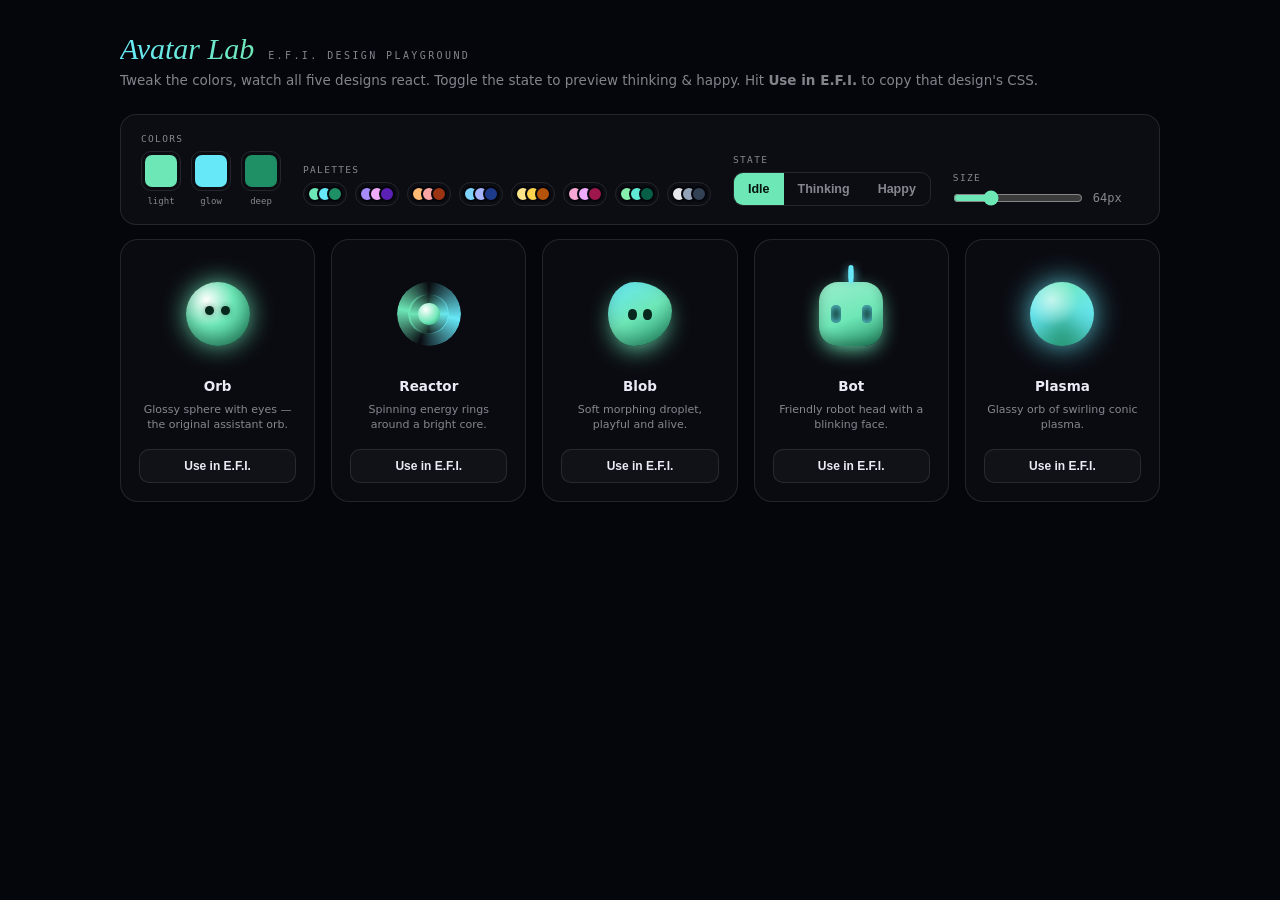
<file: avatar-lab.html>
<!DOCTYPE html>
<html lang="en">
<head>
<meta charset="UTF-8" />
<meta name="viewport" content="width=device-width, initial-scale=1.0" />
<title>Avatar Lab · E.F.I.</title>
<!-- ============================================================
 * AVATAR LAB — local playground for the E.F.I. avatar.
 * Pick colors, try 5 designs, preview idle / thinking / happy,
 * then "Use in E.F.I." copies the exact CSS for that design.
 * Pure HTML/CSS/JS, no build step. Serve locally and open.
 * ============================================================ -->
<style>
* { box-sizing: border-box; margin: 0; padding: 0; }
:root {
  --c1: #6EE7B7;   /* primary / light */
  --c2: #67E8F9;   /* secondary / glow */
  --c3: #1f8f66;   /* deep / shadow   */
  --bg: #05060c; --fg: #e9ecf5; --muted: rgba(233,236,245,.55); --line: rgba(255,255,255,.1);
}
html, body { background: var(--bg); }
body { font-family: ui-sans-serif, system-ui, -apple-system, sans-serif; color: var(--fg); min-height: 100vh; }

.shell { max-width: 1080px; margin: 0 auto; padding: 32px 20px 80px; }
header { display: flex; align-items: baseline; gap: 14px; margin-bottom: 6px; }
header h1 { font-family: 'Times New Roman', Georgia, serif; font-style: italic; font-weight: 500; font-size: 30px;
  background: linear-gradient(90deg, var(--c2), var(--c1)); -webkit-background-clip: text; background-clip: text; -webkit-text-fill-color: transparent; }
header .role { font-family: ui-monospace, monospace; font-size: 10px; letter-spacing: .24em; text-transform: uppercase; color: var(--muted); }
.sub { color: var(--muted); font-size: 13.5px; margin-bottom: 26px; }

/* ---------- control bar ---------- */
.controls { display: flex; flex-wrap: wrap; gap: 22px; align-items: flex-end;
  background: rgba(255,255,255,.03); border: 1px solid var(--line); border-radius: 16px; padding: 18px 20px; margin-bottom: 14px; }
.ctl { display: flex; flex-direction: column; gap: 7px; }
.ctl > label { font-family: ui-monospace, monospace; font-size: 9.5px; letter-spacing: .14em; text-transform: uppercase; color: var(--muted); }
.swatches { display: flex; gap: 10px; }
.swatch { display: flex; flex-direction: column; align-items: center; gap: 5px; }
.swatch input[type=color] { width: 40px; height: 40px; padding: 0; border: 1px solid var(--line); border-radius: 10px; background: none; cursor: pointer; }
.swatch input[type=color]::-webkit-color-swatch-wrapper { padding: 3px; }
.swatch input[type=color]::-webkit-color-swatch { border: none; border-radius: 7px; }
.swatch span { font-size: 9px; color: var(--muted); font-family: ui-monospace, monospace; }

.seg { display: inline-flex; border: 1px solid var(--line); border-radius: 10px; overflow: hidden; }
.seg button { border: 0; background: transparent; color: var(--muted); padding: 9px 14px; cursor: pointer; font-size: 12.5px; font-weight: 600; }
.seg button.on { background: var(--c1); color: #04140d; }

.presets { display: flex; flex-wrap: wrap; gap: 8px; }
.preset { border: 1px solid var(--line); border-radius: 999px; padding: 6px; cursor: pointer; background: none; display: flex; gap: 0; align-items: center; }
.preset i { width: 16px; height: 16px; border-radius: 50%; display: block; margin: -3px; border: 2px solid var(--bg); }
.preset:hover { border-color: var(--c1); }

.sizebar { display: flex; align-items: center; gap: 10px; }
.sizebar input[type=range] { accent-color: var(--c1); width: 130px; }

/* ---------- gallery ---------- */
.grid { display: grid; grid-template-columns: repeat(auto-fill, minmax(190px, 1fr)); gap: 16px; }
.card { position: relative; background: rgba(255,255,255,.025); border: 1px solid var(--line); border-radius: 18px;
  padding: 26px 18px 18px; display: flex; flex-direction: column; align-items: center; gap: 16px; min-height: 230px; transition: border-color .2s, transform .2s; }
.card:hover { border-color: color-mix(in srgb, var(--c1) 50%, transparent); transform: translateY(-2px); }
.stage { height: 96px; display: flex; align-items: center; justify-content: center; }
.card .name { font-size: 13.5px; font-weight: 600; }
.card .desc { font-size: 11px; color: var(--muted); text-align: center; line-height: 1.4; margin-top: -8px; }
.use { margin-top: auto; border: 1px solid var(--line); background: rgba(255,255,255,.03); color: var(--fg);
  font-size: 12px; font-weight: 600; padding: 9px 0; width: 100%; border-radius: 10px; cursor: pointer; transition: .15s; }
.use:hover { background: var(--c1); color: #04140d; border-color: var(--c1); }
.use.copied { background: var(--c1); color: #04140d; border-color: var(--c1); }

/* ============================================================
   AVATAR DESIGNS — all driven by --c1 / --c2 / --c3.
   Container <div class="av av--N" data-state="idle|think|happy">
   sized by --s (px). States toggled by data-state on the body.
   ============================================================ */
.av { --s: 64px; width: var(--s); height: var(--s); position: relative; flex-shrink: 0; }

/* 1 · ORB — the original assistant orb */
.av--orb { border-radius: 50%;
  background: radial-gradient(circle at 32% 28%, #ffffff, var(--c1) 42%, var(--c3) 100%);
  box-shadow: 0 0 26px -2px var(--c1), inset 0 -7px 16px rgba(0,0,0,.28);
  animation: floatY 4s ease-in-out infinite; }
.av--orb::before, .av--orb::after { content:''; position:absolute; top:38%; width:14%; height:14%; border-radius:50%;
  background:#06281d; box-shadow:0 0 6px rgba(0,0,0,.4); transition:height .15s; }
.av--orb::before { left:30%; } .av--orb::after { right:30%; }
[data-state=think] .av--orb { animation: floatY 1.1s ease-in-out infinite, glowPulse 1.1s ease-in-out infinite; }
[data-state=happy] .av--orb::before, [data-state=happy] .av--orb::after { height:6%; border-radius:0 0 9px 9px; }

/* 2 · REACTOR — spinning conic rings round a core */
.av--reactor { display:grid; place-items:center; animation: floatY 4.5s ease-in-out infinite; }
.av--reactor::before { content:''; position:absolute; inset:0; border-radius:50%;
  background: conic-gradient(from 0deg, transparent, var(--c2), transparent 55%, var(--c1), transparent);
  -webkit-mask: radial-gradient(closest-side, transparent 58%, #000 60%); mask: radial-gradient(closest-side, transparent 58%, #000 60%);
  animation: spin 6s linear infinite; }
.av--reactor::after { content:''; position:absolute; inset:18%; border-radius:50%;
  background: conic-gradient(from 180deg, transparent, var(--c1), transparent 50%, var(--c2), transparent);
  -webkit-mask: radial-gradient(closest-side, transparent 48%, #000 50%); mask: radial-gradient(closest-side, transparent 48%, #000 50%);
  animation: spin 3.4s linear infinite reverse; }
.av--reactor i { width:34%; height:34%; border-radius:50%; z-index:1;
  background: radial-gradient(circle at 35% 30%, #fff, var(--c1) 60%, var(--c3));
  box-shadow: 0 0 18px var(--c1); }
[data-state=think] .av--reactor::before { animation-duration: 1.6s; }
[data-state=think] .av--reactor::after { animation-duration: 1s; }
[data-state=happy] .av--reactor i { animation: pop .5s ease; }

/* 3 · BLOB — morphing gooey droplet with eyes */
.av--blob { background: linear-gradient(150deg, var(--c2), var(--c1) 50%, var(--c3));
  box-shadow: 0 8px 24px -6px var(--c1), inset 0 -6px 14px rgba(0,0,0,.2);
  border-radius: 42% 58% 60% 40% / 50% 45% 55% 50%;
  animation: morph 6s ease-in-out infinite, floatY 5s ease-in-out infinite; }
.av--blob::before, .av--blob::after { content:''; position:absolute; top:42%; width:13%; height:18%; border-radius:50%;
  background:#06281d; transition:height .15s; }
.av--blob::before { left:32%; } .av--blob::after { right:32%; }
[data-state=think] .av--blob { animation: morph 1.8s ease-in-out infinite, floatY 1.4s ease-in-out infinite; }
[data-state=happy] .av--blob::before, [data-state=happy] .av--blob::after { height:7%; top:46%; border-radius:0 0 8px 8px; }

/* 4 · BOT — friendly rounded robot head */
.av--bot { border-radius: 30%;
  background: linear-gradient(160deg, color-mix(in srgb, var(--c1) 70%, #fff), var(--c1) 55%, var(--c3));
  box-shadow: 0 6px 20px -4px var(--c1), inset 0 -5px 12px rgba(0,0,0,.25); animation: floatY 4s ease-in-out infinite; }
.av--bot::before { content:''; position:absolute; left:50%; top:-22%; transform:translateX(-50%);
  width:8%; height:24%; background:var(--c2); border-radius:99px; box-shadow:0 -3px 0 0 var(--c2), 0 0 10px var(--c2); }
.av--bot .face { position:absolute; inset:24% 18%; display:flex; align-items:center; justify-content:space-between; }
.av--bot .face b { width:24%; height:55%; border-radius:99px; background:#06281d; box-shadow:0 0 8px var(--c2) inset; transition:.15s; animation: blink 4.2s infinite; }
[data-state=think] .av--bot .face b { animation: blink 1.1s infinite; }
[data-state=happy] .av--bot .face b { height:24%; border-radius:0 0 99px 99px; }

/* 5 · PLASMA — glassy swirling conic plasma */
.av--plasma { border-radius:50%; overflow:hidden; isolation:isolate;
  box-shadow: 0 0 30px -2px var(--c2), inset 0 0 0 1.5px rgba(255,255,255,.25); animation: floatY 4.5s ease-in-out infinite; }
.av--plasma::before { content:''; position:absolute; inset:-40%;
  background: conic-gradient(from 0deg, var(--c1), var(--c2), var(--c3), var(--c2), var(--c1));
  filter: blur(10px); animation: spin 7s linear infinite; }
.av--plasma::after { content:''; position:absolute; inset:0; border-radius:50%;
  background: radial-gradient(circle at 34% 28%, rgba(255,255,255,.6), transparent 42%); }
[data-state=think] .av--plasma::before { animation-duration: 1.8s; }
[data-state=happy] .av--plasma { animation: floatY 4.5s ease-in-out infinite, pop .5s ease; }

/* ---------- shared keyframes ---------- */
@keyframes floatY { 0%,100%{ transform: translateY(0) } 50%{ transform: translateY(-7px) } }
@keyframes glowPulse { 0%,100%{ box-shadow: 0 0 26px -2px var(--c1) } 50%{ box-shadow: 0 0 40px 3px var(--c1) } }
@keyframes spin { to { transform: rotate(360deg) } }
@keyframes morph {
  0%,100%{ border-radius: 42% 58% 60% 40% / 50% 45% 55% 50% }
  33%{ border-radius: 60% 40% 45% 55% / 55% 55% 45% 45% }
  66%{ border-radius: 45% 55% 55% 45% / 42% 58% 42% 58% } }
@keyframes blink { 0%,92%,100%{ transform: scaleY(1) } 96%{ transform: scaleY(.1) } }
@keyframes pop { 0%{ transform: scale(1) } 40%{ transform: scale(1.18) } 100%{ transform: scale(1) } }

.toast { position: fixed; left: 50%; bottom: 26px; transform: translateX(-50%) translateY(20px);
  background: var(--c1); color: #04140d; font-weight: 700; font-size: 13px; padding: 11px 20px; border-radius: 999px;
  opacity: 0; pointer-events: none; transition: .25s; box-shadow: 0 10px 30px -6px var(--c1); }
.toast.show { opacity: 1; transform: translateX(-50%) translateY(0); }

@media (max-width: 560px){ .controls { gap: 16px; } }
</style>
</head>
<body data-state="idle">
  <div class="shell">
    <header>
      <h1>Avatar Lab</h1><span class="role">E.F.I. design playground</span>
    </header>
    <p class="sub">Tweak the colors, watch all five designs react. Toggle the state to preview thinking & happy. Hit <b>Use in E.F.I.</b> to copy that design's CSS.</p>

    <div class="controls">
      <div class="ctl">
        <label>Colors</label>
        <div class="swatches">
          <div class="swatch"><input id="c1" type="color" value="#6EE7B7"><span>light</span></div>
          <div class="swatch"><input id="c2" type="color" value="#67E8F9"><span>glow</span></div>
          <div class="swatch"><input id="c3" type="color" value="#1f8f66"><span>deep</span></div>
        </div>
      </div>

      <div class="ctl">
        <label>Palettes</label>
        <div class="presets" id="presets"></div>
      </div>

      <div class="ctl">
        <label>State</label>
        <div class="seg" id="stateSeg">
          <button data-state="idle" class="on">Idle</button>
          <button data-state="think">Thinking</button>
          <button data-state="happy">Happy</button>
        </div>
      </div>

      <div class="ctl">
        <label>Size</label>
        <div class="sizebar"><input id="size" type="range" min="44" max="120" value="64"><span id="sizeVal" style="font-size:12px;color:var(--muted);font-family:ui-monospace,monospace">64px</span></div>
      </div>
    </div>

    <div class="grid" id="grid"></div>
  </div>

  <div class="toast" id="toast">Copied!</div>

<script>
(function(){
  const root = document.documentElement;
  const body = document.body;

  const DESIGNS = [
    { id:'orb',     name:'Orb',     desc:'Glossy sphere with eyes — the original assistant orb.', html:'' },
    { id:'reactor', name:'Reactor', desc:'Spinning energy rings around a bright core.',   html:'<i></i>' },
    { id:'blob',    name:'Blob',    desc:'Soft morphing droplet, playful and alive.',     html:'' },
    { id:'bot',     name:'Bot',     desc:'Friendly robot head with a blinking face.',     html:'<div class="face"><b></b><b></b></div>' },
    { id:'plasma',  name:'Plasma',  desc:'Glassy orb of swirling conic plasma.',          html:'' },
  ];

  const PALETTES = [
    { c1:'#6EE7B7', c2:'#67E8F9', c3:'#1f8f66' }, // mint (default)
    { c1:'#A78BFA', c2:'#F0ABFC', c3:'#5B21B6' }, // violet
    { c1:'#FDBA74', c2:'#FCA5A5', c3:'#9A3412' }, // sunset
    { c1:'#7DD3FC', c2:'#A5B4FC', c3:'#1E3A8A' }, // ocean
    { c1:'#FDE68A', c2:'#FCD34D', c3:'#B45309' }, // gold
    { c1:'#F9A8D4', c2:'#F0ABFC', c3:'#9D174D' }, // bubblegum
    { c1:'#86EFAC', c2:'#5EEAD4', c3:'#065F46' }, // emerald
    { c1:'#E5E7EB', c2:'#94A3B8', c3:'#334155' }, // graphite
  ];

  // build gallery
  const grid = document.getElementById('grid');
  DESIGNS.forEach(d => {
    const card = document.createElement('div');
    card.className = 'card';
    card.innerHTML =
      '<div class="stage"><div class="av av--'+d.id+'">'+d.html+'</div></div>' +
      '<div class="name">'+d.name+'</div>' +
      '<div class="desc">'+d.desc+'</div>' +
      '<button class="use" data-id="'+d.id+'">Use in E.F.I.</button>';
    grid.appendChild(card);
  });

  // build palette chips
  const presets = document.getElementById('presets');
  PALETTES.forEach(p => {
    const b = document.createElement('button');
    b.className = 'preset'; b.title = 'Apply palette';
    b.innerHTML = '<i style="background:'+p.c1+'"></i><i style="background:'+p.c2+'"></i><i style="background:'+p.c3+'"></i>';
    b.addEventListener('click', () => applyPalette(p));
    presets.appendChild(b);
  });

  // colors
  const c1 = document.getElementById('c1'), c2 = document.getElementById('c2'), c3 = document.getElementById('c3');
  function syncColors(){ root.style.setProperty('--c1', c1.value); root.style.setProperty('--c2', c2.value); root.style.setProperty('--c3', c3.value); }
  [c1,c2,c3].forEach(el => el.addEventListener('input', syncColors));
  function applyPalette(p){ c1.value=p.c1; c2.value=p.c2; c3.value=p.c3; syncColors(); }
  syncColors();

  // size
  const size = document.getElementById('size'), sizeVal = document.getElementById('sizeVal');
  function syncSize(){ document.querySelectorAll('.av').forEach(a => a.style.setProperty('--s', size.value+'px')); sizeVal.textContent = size.value+'px'; }
  size.addEventListener('input', syncSize); syncSize();

  // state
  document.getElementById('stateSeg').addEventListener('click', e => {
    const btn = e.target.closest('button'); if (!btn) return;
    body.dataset.state = btn.dataset.state;
    document.querySelectorAll('#stateSeg button').forEach(b => b.classList.toggle('on', b === btn));
  });

  // ---- "Use in E.F.I.": copy the chosen design's CSS, ready to paste ----
  const toast = document.getElementById('toast');
  function showToast(msg){ toast.textContent = msg; toast.classList.add('show'); setTimeout(()=>toast.classList.remove('show'), 1600); }

  function cssFor(id){
    const vars = `:root{\n  --c1: ${c1.value};\n  --c2: ${c2.value};\n  --c3: ${c3.value};\n}`;
    const sheet = document.styleSheets[0];
    const want = ['.av ', '.av--'+id, '@keyframes floatY','@keyframes glowPulse','@keyframes spin','@keyframes morph','@keyframes blink','@keyframes pop'];
    const rules = [];
    for (const r of sheet.cssRules){
      const t = r.cssText;
      if (t.startsWith('.av{') || t.startsWith('.av ')) { rules.push(t); continue; }
      if (t.includes('.av--'+id)) { rules.push(t); continue; }
      if (t.startsWith('@keyframes')) { rules.push(t); continue; }
    }
    return `/* E.F.I. avatar · "${id}" design — paste into your stylesheet */\n${vars}\n\n` + rules.join('\n') +
      `\n\n<!-- markup -->\n<div class="av av--${id}" data-state="idle">${DESIGNS.find(d=>d.id===id).html}</div>`;
  }

  grid.addEventListener('click', async e => {
    const btn = e.target.closest('.use'); if (!btn) return;
    const css = cssFor(btn.dataset.id);
    try { await navigator.clipboard.writeText(css); } catch(_){
      const ta = document.createElement('textarea'); ta.value = css; document.body.appendChild(ta); ta.select(); document.execCommand('copy'); ta.remove();
    }
    btn.classList.add('copied'); btn.textContent = '✓ Copied CSS';
    setTimeout(()=>{ btn.classList.remove('copied'); btn.textContent = 'Use in E.F.I.'; }, 1500);
    showToast(btn.dataset.id + ' CSS copied');
  });
})();
</script>
</body>
</html>
</file>
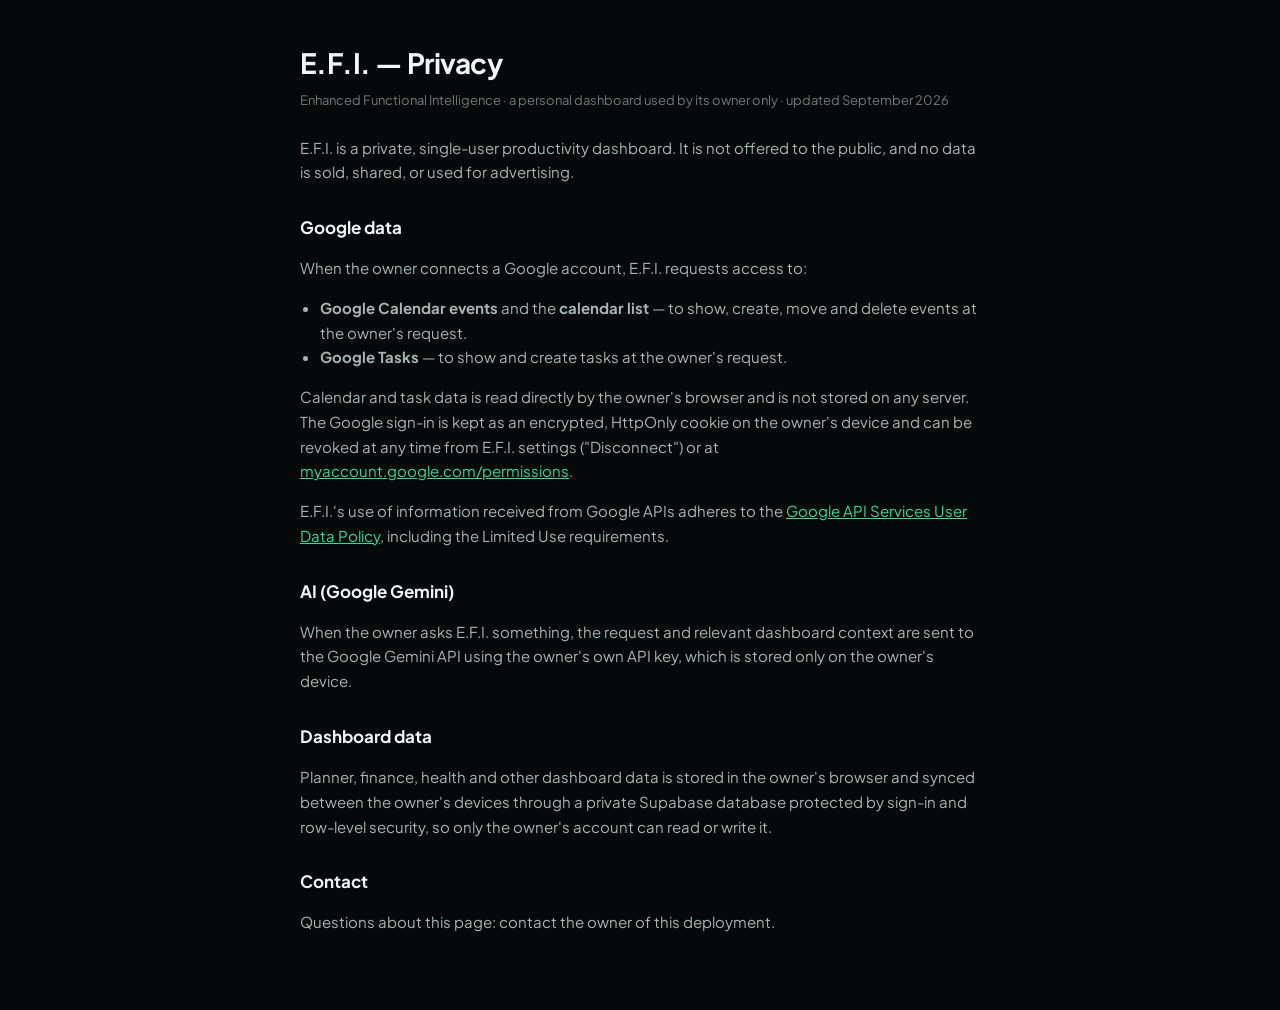
<file: privacy.html>
<!DOCTYPE html>
<html lang="en">
<head>
<meta charset="UTF-8">
<meta name="viewport" content="width=device-width, initial-scale=1, viewport-fit=cover">
<meta name="theme-color" content="#05090A">
<title>Privacy · E.F.I.</title>
<link rel="preconnect" href="https://fonts.gstatic.com" crossorigin>
<link rel="stylesheet" href="https://fonts.googleapis.com/css2?family=Plus+Jakarta+Sans:wght@400;600;800&display=swap">
<!-- Public page on purpose (Google's OAuth consent screen links here) — no sign-in gate. -->
<style>
  body { margin: 0; background: #05090A; color: #A7B6B3; font: 15px/1.65 'Plus Jakarta Sans', -apple-system, 'Segoe UI', Roboto, sans-serif; }
  main { max-width: 680px; margin: 0 auto; padding: max(40px, env(safe-area-inset-top)) 20px 60px; }
  h1 { color: #F2F7F6; font-size: 28px; letter-spacing: -0.02em; margin: 0 0 4px; }
  h2 { color: #F2F7F6; font-size: 17px; margin: 28px 0 6px; }
  .sub { color: #6B7C79; font-size: 13px; margin: 0 0 24px; }
  a { color: #34D8A0; }
  ul { padding-left: 20px; }
</style>
</head>
<body>
<main>
  <h1>E.F.I. — Privacy</h1>
  <p class="sub">Enhanced Functional Intelligence · a personal dashboard used by its owner only · updated September 2026</p>

  <p>E.F.I. is a private, single-user productivity dashboard. It is not offered to the public, and no data is sold, shared, or used for advertising.</p>

  <h2>Google data</h2>
  <p>When the owner connects a Google account, E.F.I. requests access to:</p>
  <ul>
    <li><b>Google Calendar events</b> and the <b>calendar list</b> — to show, create, move and delete events at the owner's request.</li>
    <li><b>Google Tasks</b> — to show and create tasks at the owner's request.</li>
  </ul>
  <p>Calendar and task data is read directly by the owner's browser and is not stored on any server. The Google sign-in is kept as an encrypted, HttpOnly cookie on the owner's device and can be revoked at any time from E.F.I. settings ("Disconnect") or at <a href="https://myaccount.google.com/permissions" target="_blank" rel="noopener">myaccount.google.com/permissions</a>.</p>
  <p>E.F.I.'s use of information received from Google APIs adheres to the <a href="https://developers.google.com/terms/api-services-user-data-policy" target="_blank" rel="noopener">Google API Services User Data Policy</a>, including the Limited Use requirements.</p>

  <h2>AI (Google Gemini)</h2>
  <p>When the owner asks E.F.I. something, the request and relevant dashboard context are sent to the Google Gemini API using the owner's own API key, which is stored only on the owner's device.</p>

  <h2>Dashboard data</h2>
  <p>Planner, finance, health and other dashboard data is stored in the owner's browser and synced between the owner's devices through a private Supabase database protected by sign-in and row-level security, so only the owner's account can read or write it.</p>

  <h2>Contact</h2>
  <p>Questions about this page: contact the owner of this deployment.</p>
</main>
</body>
</html>
</file>
